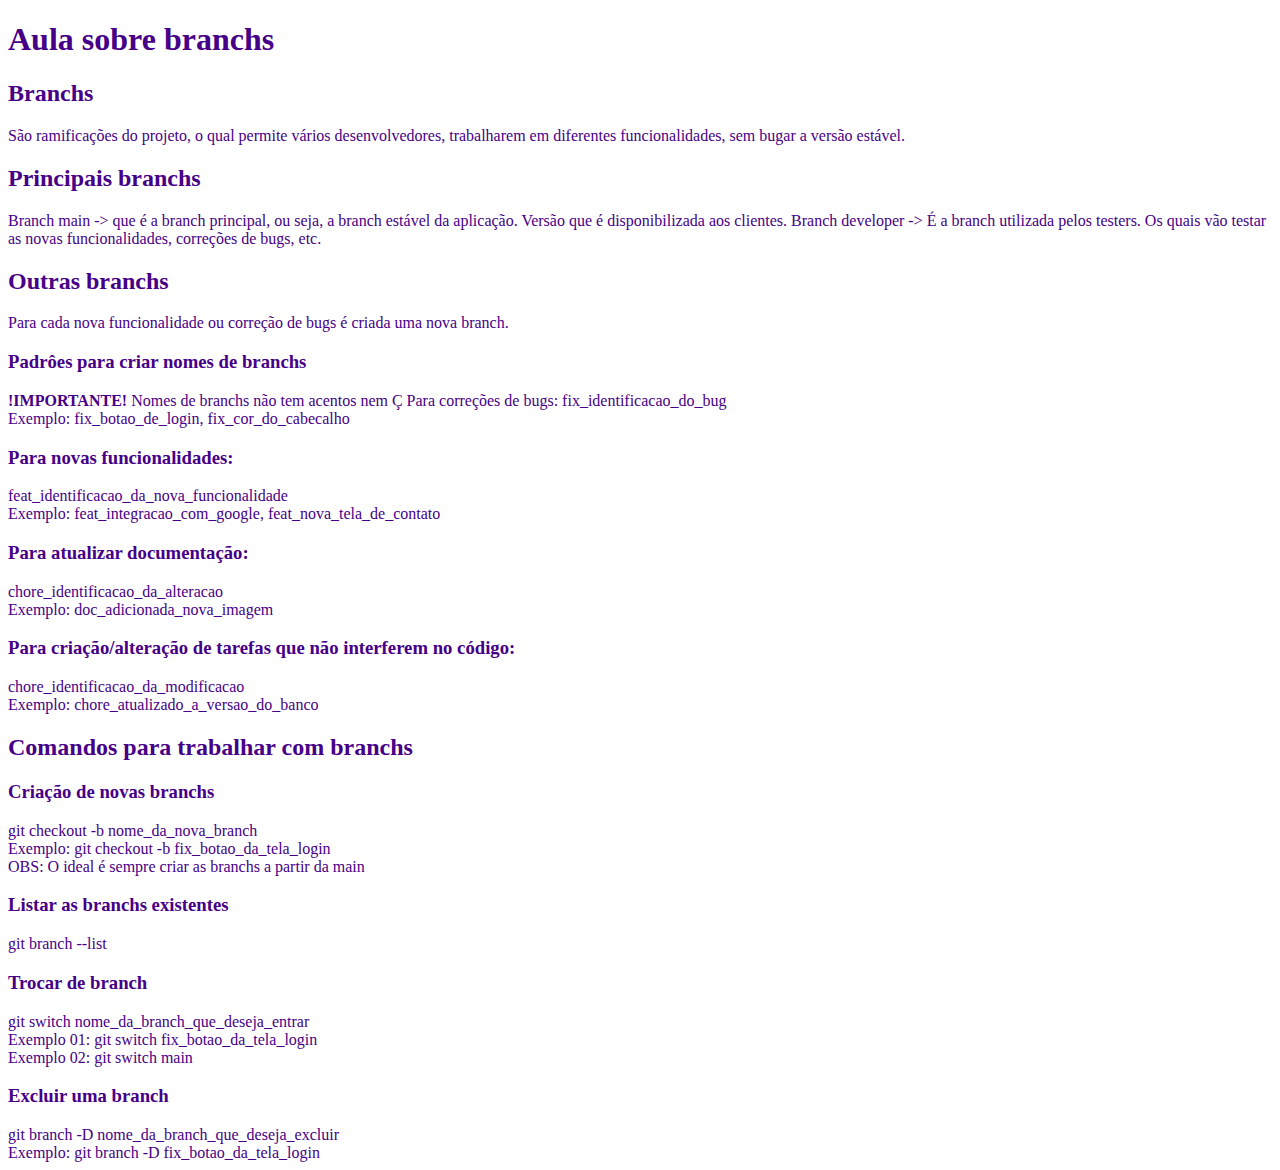
<file: index.html>
<!DOCTYPE html>
<html>
<head>
    <meta charset="UTF-8">
    <title>Atividades</title>
    <link rel="stylesheet" href="css/meuestilo.css">
</head>
<body>
    <h1>Aula sobre branchs</h1>
    <h2>Branchs</h2>
São ramificações do projeto, o qual permite vários desenvolvedores, trabalharem em diferentes funcionalidades, sem bugar a versão estável.

  <h2>Principais branchs</h2>
Branch main -> que é a branch principal, ou seja, a branch estável da aplicação. Versão que é disponibilizada aos clientes.

Branch developer -> É a branch utilizada pelos testers. Os quais vão testar as novas funcionalidades, correções de bugs, etc.

<h2>Outras branchs</h2>
Para cada nova funcionalidade ou correção de bugs é criada uma nova branch.

<h3>Padrôes para criar nomes de branchs</h3>
<b>!IMPORTANTE!</b> Nomes de branchs não tem acentos nem Ç  
Para correções de bugs: fix_identificacao_do_bug
<br>Exemplo: fix_botao_de_login, fix_cor_do_cabecalho

<h3>Para novas funcionalidades:</h3>
feat_identificacao_da_nova_funcionalidade
<br>Exemplo: feat_integracao_com_google, feat_nova_tela_de_contato

<h3>Para atualizar documentação:</h3> chore_identificacao_da_alteracao
<br>Exemplo: doc_adicionada_nova_imagem

<h3>Para criação/alteração de tarefas que não interferem no código:</h3>
chore_identificacao_da_modificacao
<br>Exemplo: chore_atualizado_a_versao_do_banco

<h2> Comandos para trabalhar com branchs</h2>
<h3> Criação de novas branchs</h3>
git checkout -b nome_da_nova_branch
<br>Exemplo: git checkout -b fix_botao_da_tela_login
<br>
OBS: O ideal é sempre criar as branchs a partir da main

<h3> Listar as branchs existentes</h3>
git branch --list
<h3> Trocar de branch</h3>
git switch nome_da_branch_que_deseja_entrar
<br>Exemplo 01: git switch fix_botao_da_tela_login
<br>Exemplo 02: git switch main

<h3>Excluir uma branch</h3>
git branch -D nome_da_branch_que_deseja_excluir
<br>Exemplo: git branch -D fix_botao_da_tela_login
</body>
</html>
</file>
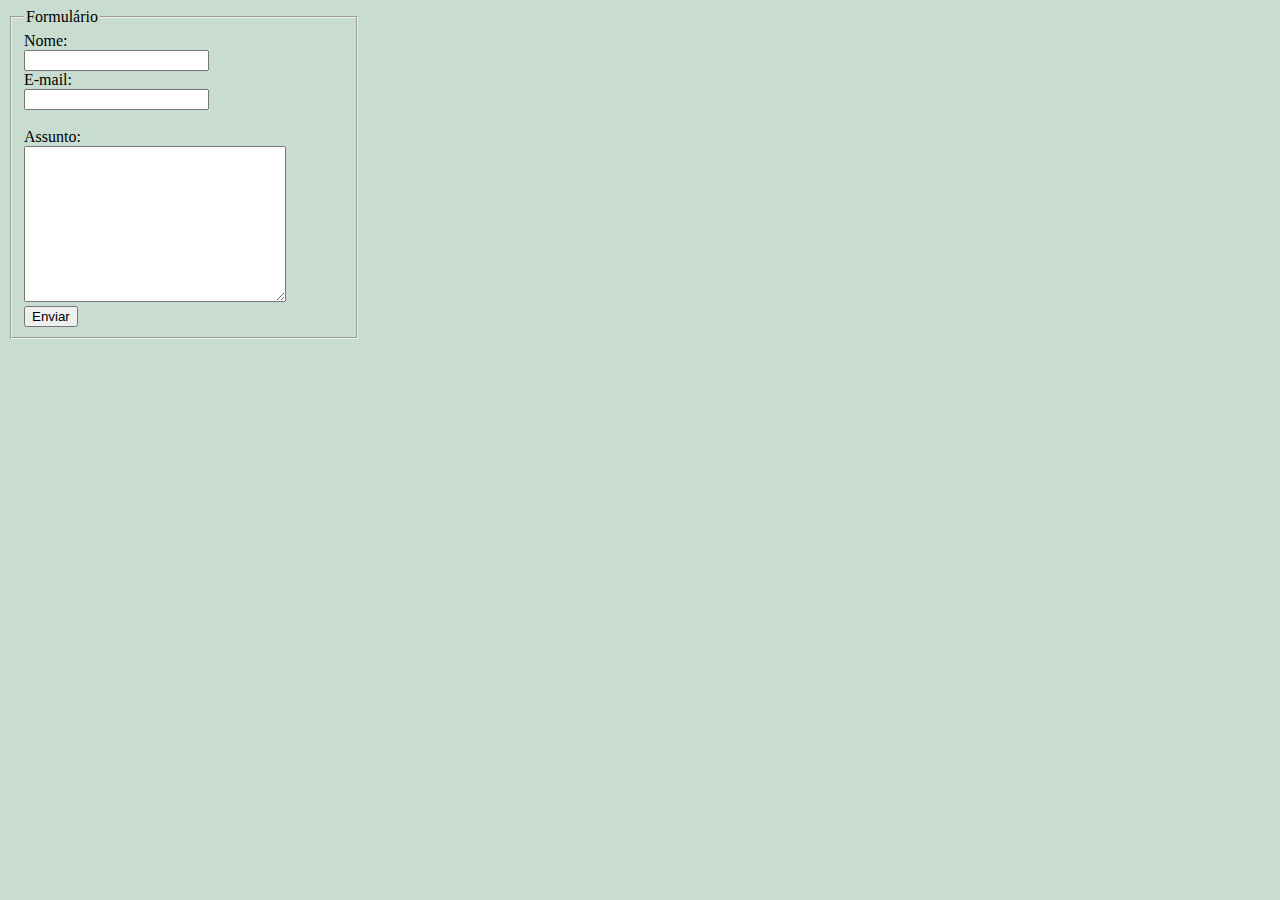
<file: contato.html>
<!DOCTYPE html>
<html>
<head>
    <meta charset="UTF-8">
    <title>Formulário</title>
</head>
<body style="background-color: rgba(47, 129, 79, 0.267);">
    <form>
        <fieldset style="width: 320px;">
        <legend>Formulário</legend>
        <label for="nome">Nome: </label><br>
        <input type="text" id="nome" name="nome"><br>

        <label for="email">E-mail: </label><br>
        <input type="email" id="email" name="email"><br><br>
        
        Assunto: <br><textarea name="mensagem" rows="10" cols="30"></textarea><br>
        <input type="submit" value="Enviar">
        </fieldset>
    </form>
</body>
</html>
</file>
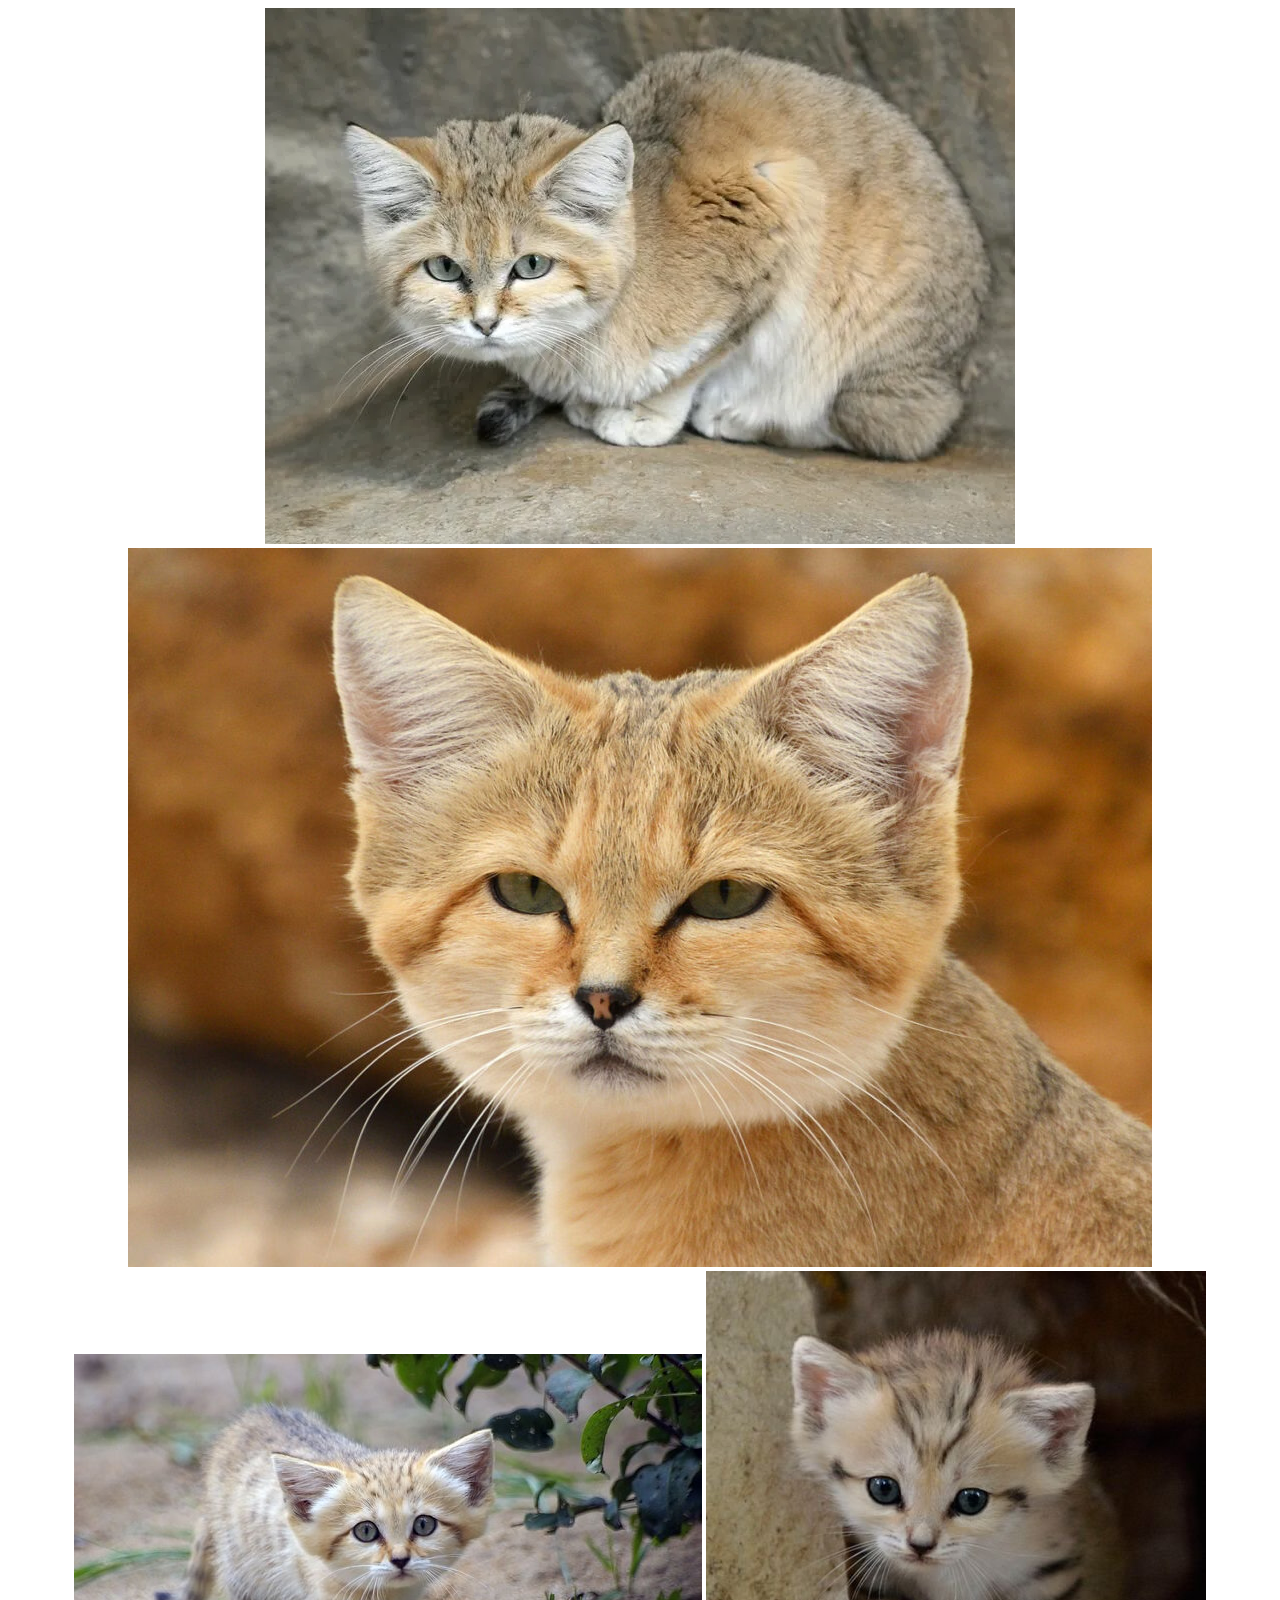
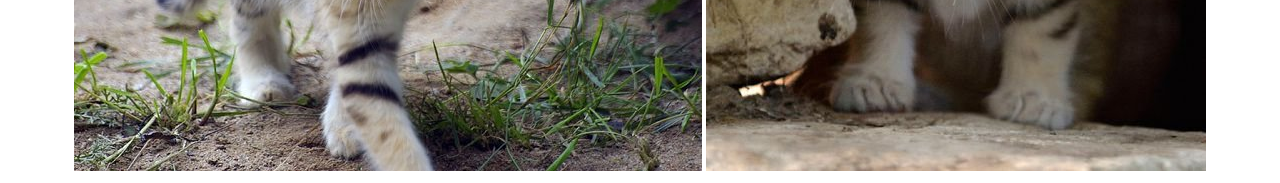
<file: galeria.html>
<!DOCTYPE html>
<html>
<head>
    <meta charset="UTF-8">
    <title>Galeria de fotos</title>
</head>
<body>
    <center>
        <img src="img/gato1.webp">
        <img src="img/gato2.jpg">
        <img src="img/gato3.jpg">
        <img src="img/gato4.jpg">
    </center>
</body>
</html>
</file>
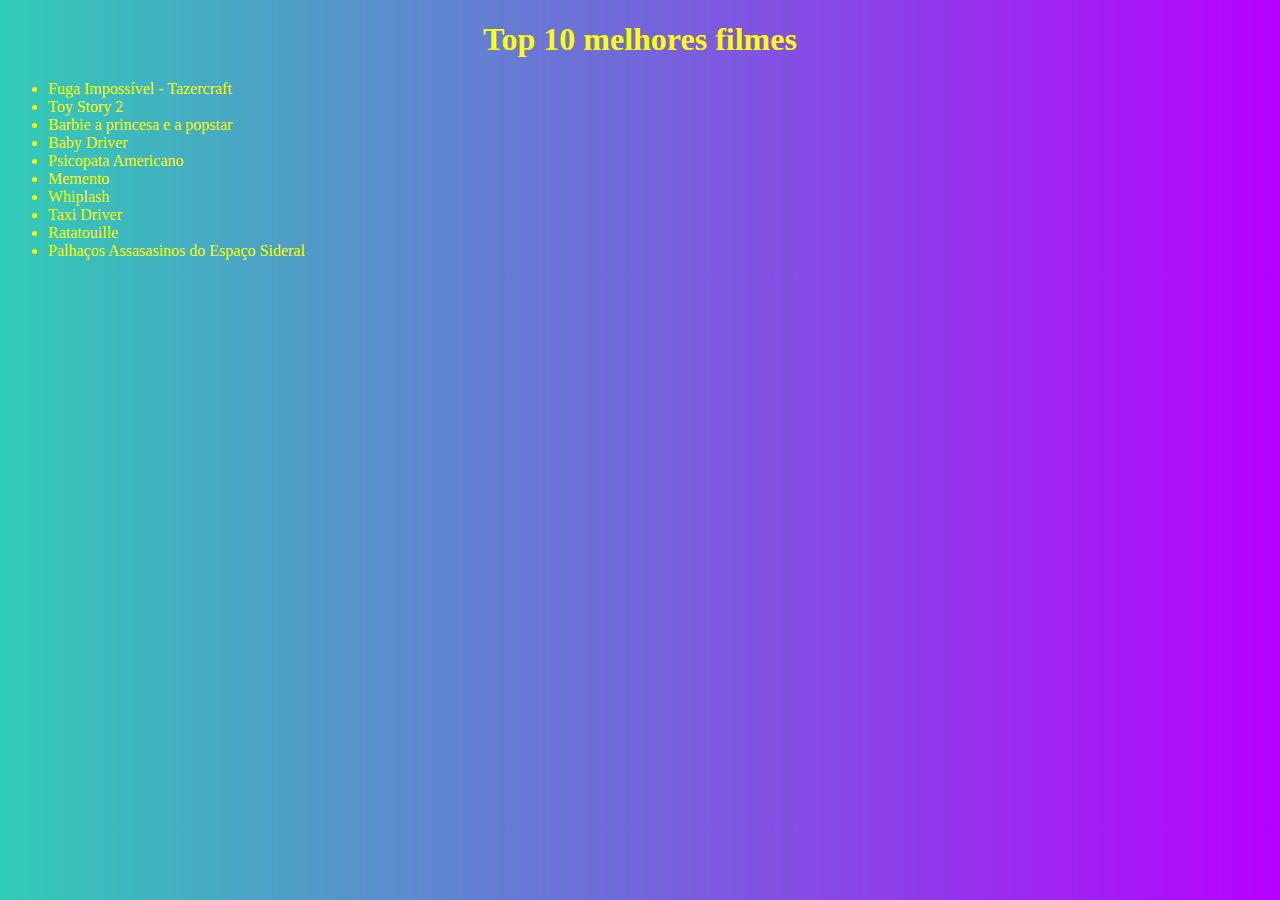
<file: lista-de-filmes.html>
<!DOCTYPE html>
<html>
<head>
    <meta charset="UTF-8">
    <title>Filmes</title>
    <link rel="stylesheet" href="assets/css/estilo-filmes.css">
</head>
<body>
    <center><h1>Top 10 melhores filmes</h1></center>
    <ul>
        <li>Fuga Impossível - Tazercraft</li>
        <li>Toy Story 2</li>
        <li>Barbie a princesa e a popstar</li>
        <li>Baby Driver</li>
        <li>Psicopata Americano</li>
        <li>Memento</li>
        <li>Whiplash</li>
        <li>Taxi Driver</li>
        <li>Ratatouille</li>
        <li>Palhaços Assasasinos do Espaço Sideral </li>
    </ul>
</body>
</html>
</file>
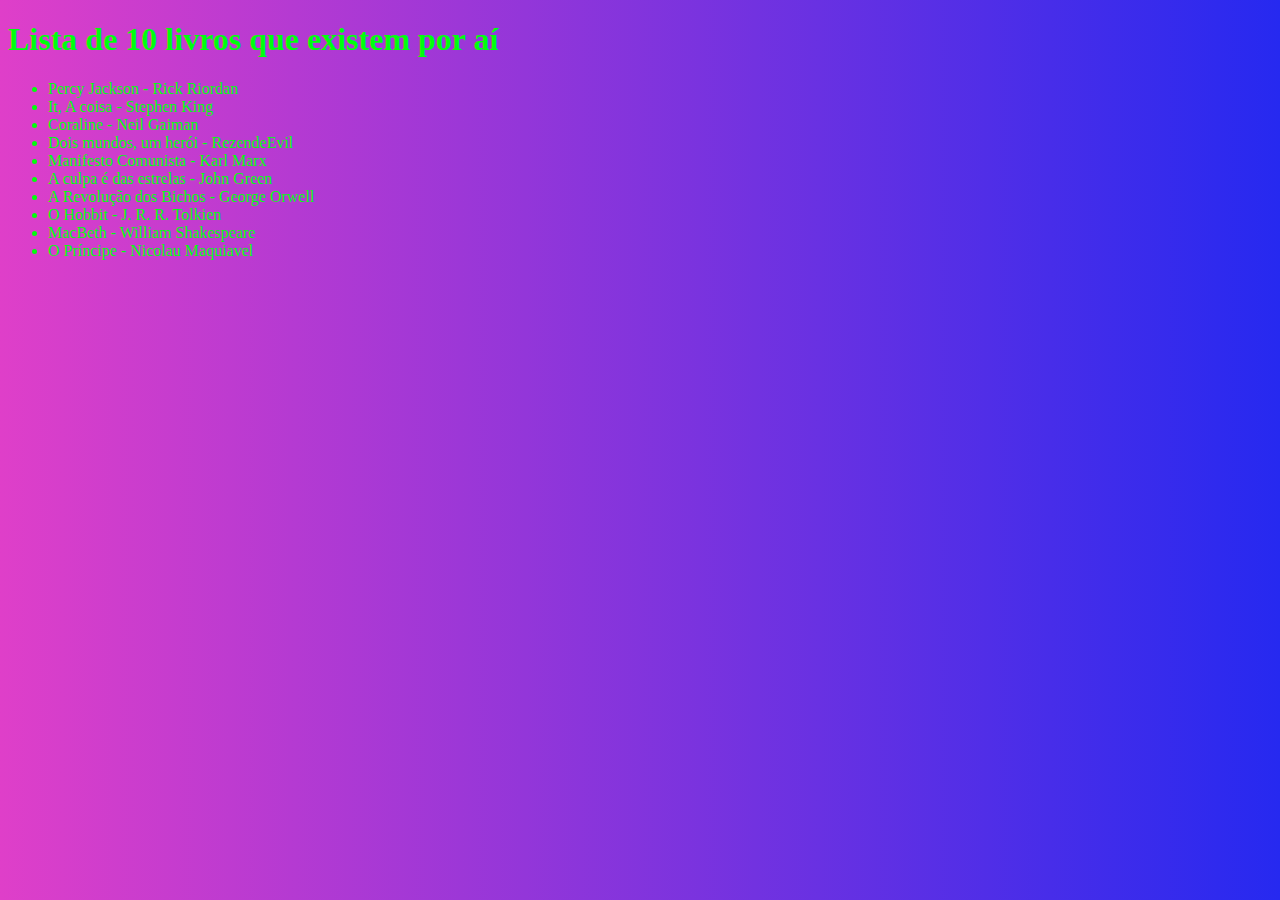
<file: lista-de-livros.html>
<!DOCTYPE html>
<html>
<head>
    <meta charset="UTF-8">
    <title>Livros</title>
    <link rel="stylesheet" href="css/estilo-livros.css">
</head>
<body>
    <h1>Lista de 10 livros que existem por aí</h1>
    <ul>
        <li>Percy Jackson - Rick Riordan</li>
        <li>It, A coisa - Stephen King</li>
        <li>Coraline - Neil Gaiman</li>
        <li>Dois mundos, um herói - RezendeEvil</li>
        <li>Manifesto Comunista - Karl Marx</li>
        <li>A culpa é das estrelas - John Green</li>
        <li>A Revolução dos Bichos - George Orwell</li>
        <li>O Hobbit - J. R. R. Tolkien</li>
        <li>MacBeth - William Shakespeare</li>
        <li>O Príncipe - Nicolau Maquiavel</li>
    </ul>
</body>
</html>
</file>
<file: css/meuestilo.css>
body{
    color: rgb(70, 0, 136);
}
</file>
<file: assets/css/estilo-filmes.css>
body{
    background-image: linear-gradient(to left, rgb(183, 0, 255), rgb(49, 204, 183));
    font-family: "Comic Sans MS", "Comic Sans", cursive;
    color: rgb(251, 255, 0);
}
</file>
<file: css/estilo-livros.css>
body{
    background-image: linear-gradient(to left, rgb(38, 41, 240), rgb(223, 63, 201));
    font-family: "Comic Sans MS", "Comic Sans", cursive;
    color: rgb(0, 255, 13);
}
</file>
